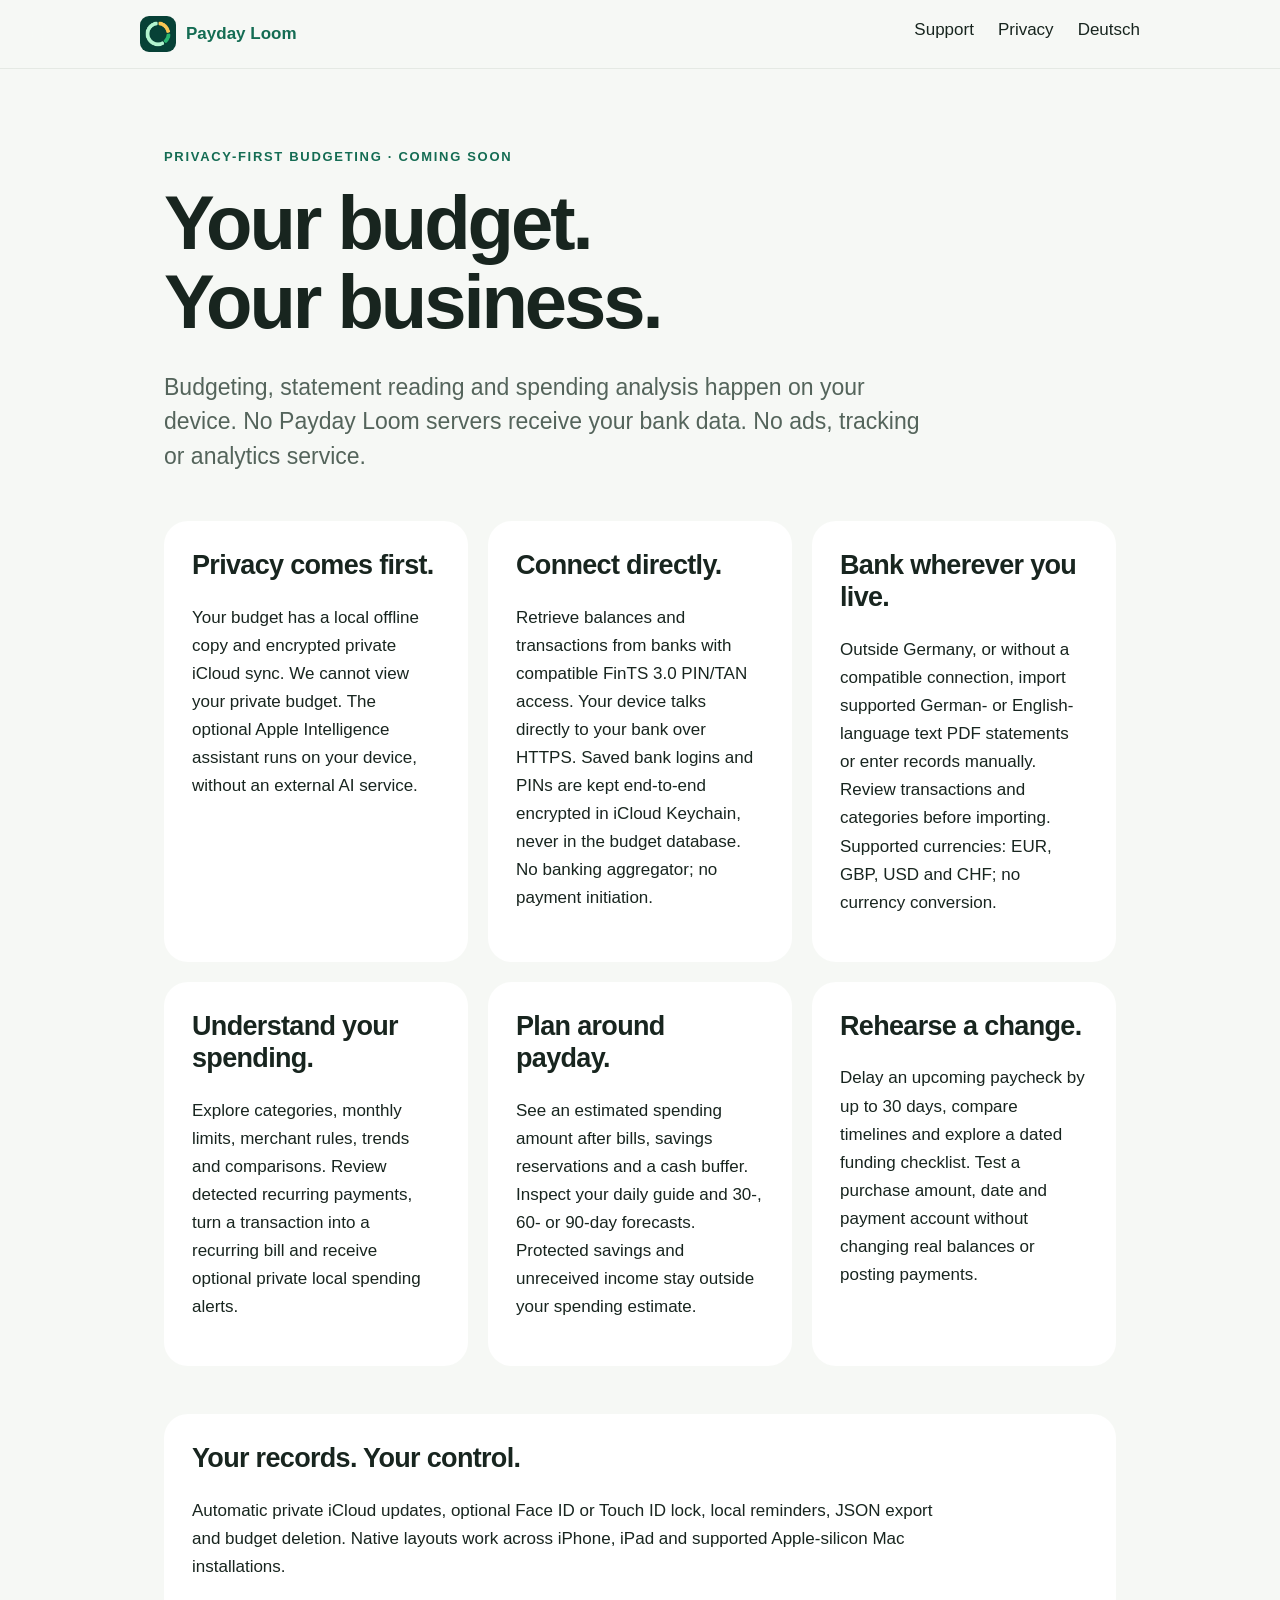
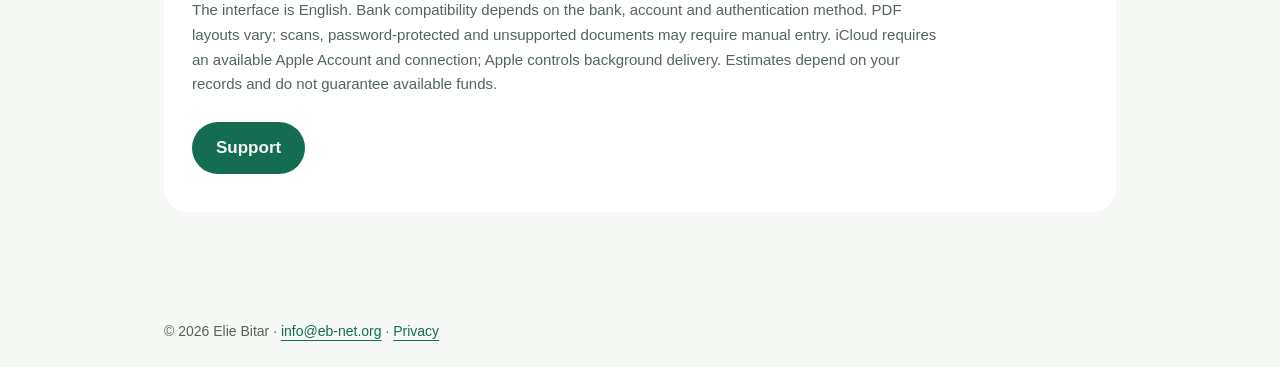
<file: index.html>
<!doctype html><html lang="en"><meta charset="utf-8"><meta name="viewport" content="width=device-width,initial-scale=1"><meta name="description" content="Payday Loom — private on-device budgeting, direct FinTS banks, statement import and manual records."><title>Payday Loom — Your budget stays yours</title><link rel="icon" href="app-icon.png"><link rel="stylesheet" href="site.css"><nav><a class="brand" href="index.html"><img src="app-icon.png" width="36" height="36" alt="">Payday Loom</a><div><a href="support.html">Support</a><a href="privacy.html">Privacy</a><a href="index-de.html">Deutsch</a></div></nav><main><p class="eyebrow">Privacy-first budgeting · Coming soon</p><h1>Your budget.<br>Your business.</h1><p class="lead">Budgeting, statement reading and spending analysis happen on your device. No Payday Loom servers receive your bank data. No ads, tracking or analytics service.</p><div class="grid"><article class="card"><h2>Privacy comes first.</h2><p>Your budget has a local offline copy and encrypted private iCloud sync. We cannot view your private budget. The optional Apple Intelligence assistant runs on your device, without an external AI service.</p></article><article class="card"><h2>Connect directly.</h2><p>Retrieve balances and transactions from banks with compatible FinTS 3.0 PIN/TAN access. Your device talks directly to your bank over HTTPS. Saved bank logins and PINs are kept end-to-end encrypted in iCloud Keychain, never in the budget database. No banking aggregator; no payment initiation.</p></article><article class="card"><h2>Bank wherever you live.</h2><p>Outside Germany, or without a compatible connection, import supported German- or English-language text PDF statements or enter records manually. Review transactions and categories before importing. Supported currencies: EUR, GBP, USD and CHF; no currency conversion.</p></article><article class="card"><h2>Understand your spending.</h2><p>Explore categories, monthly limits, merchant rules, trends and comparisons. Review detected recurring payments, turn a transaction into a recurring bill and receive optional private local spending alerts.</p></article><article class="card"><h2>Plan around payday.</h2><p>See an estimated spending amount after bills, savings reservations and a cash buffer. Inspect your daily guide and 30-, 60- or 90-day forecasts. Protected savings and unreceived income stay outside your spending estimate.</p></article><article class="card"><h2>Rehearse a change.</h2><p>Delay an upcoming paycheck by up to 30 days, compare timelines and explore a dated funding checklist. Test a purchase amount, date and payment account without changing real balances or posting payments.</p></article></div><section><h2>Your records. Your control.</h2><p>Automatic private iCloud updates, optional Face ID or Touch ID lock, local reminders, JSON export and budget deletion. Native layouts work across iPhone, iPad and supported Apple-silicon Mac installations.</p><p class="note">The interface is English. Bank compatibility depends on the bank, account and authentication method. PDF layouts vary; scans, password-protected and unsupported documents may require manual entry. iCloud requires an available Apple Account and connection; Apple controls background delivery. Estimates depend on your records and do not guarantee available funds.</p><a class="button" href="support.html">Support</a></section></main><footer>© 2026 Elie Bitar · <a href="mailto:info@eb-net.org">info@eb-net.org</a> · <a href="privacy.html">Privacy</a></footer></html>
</file>
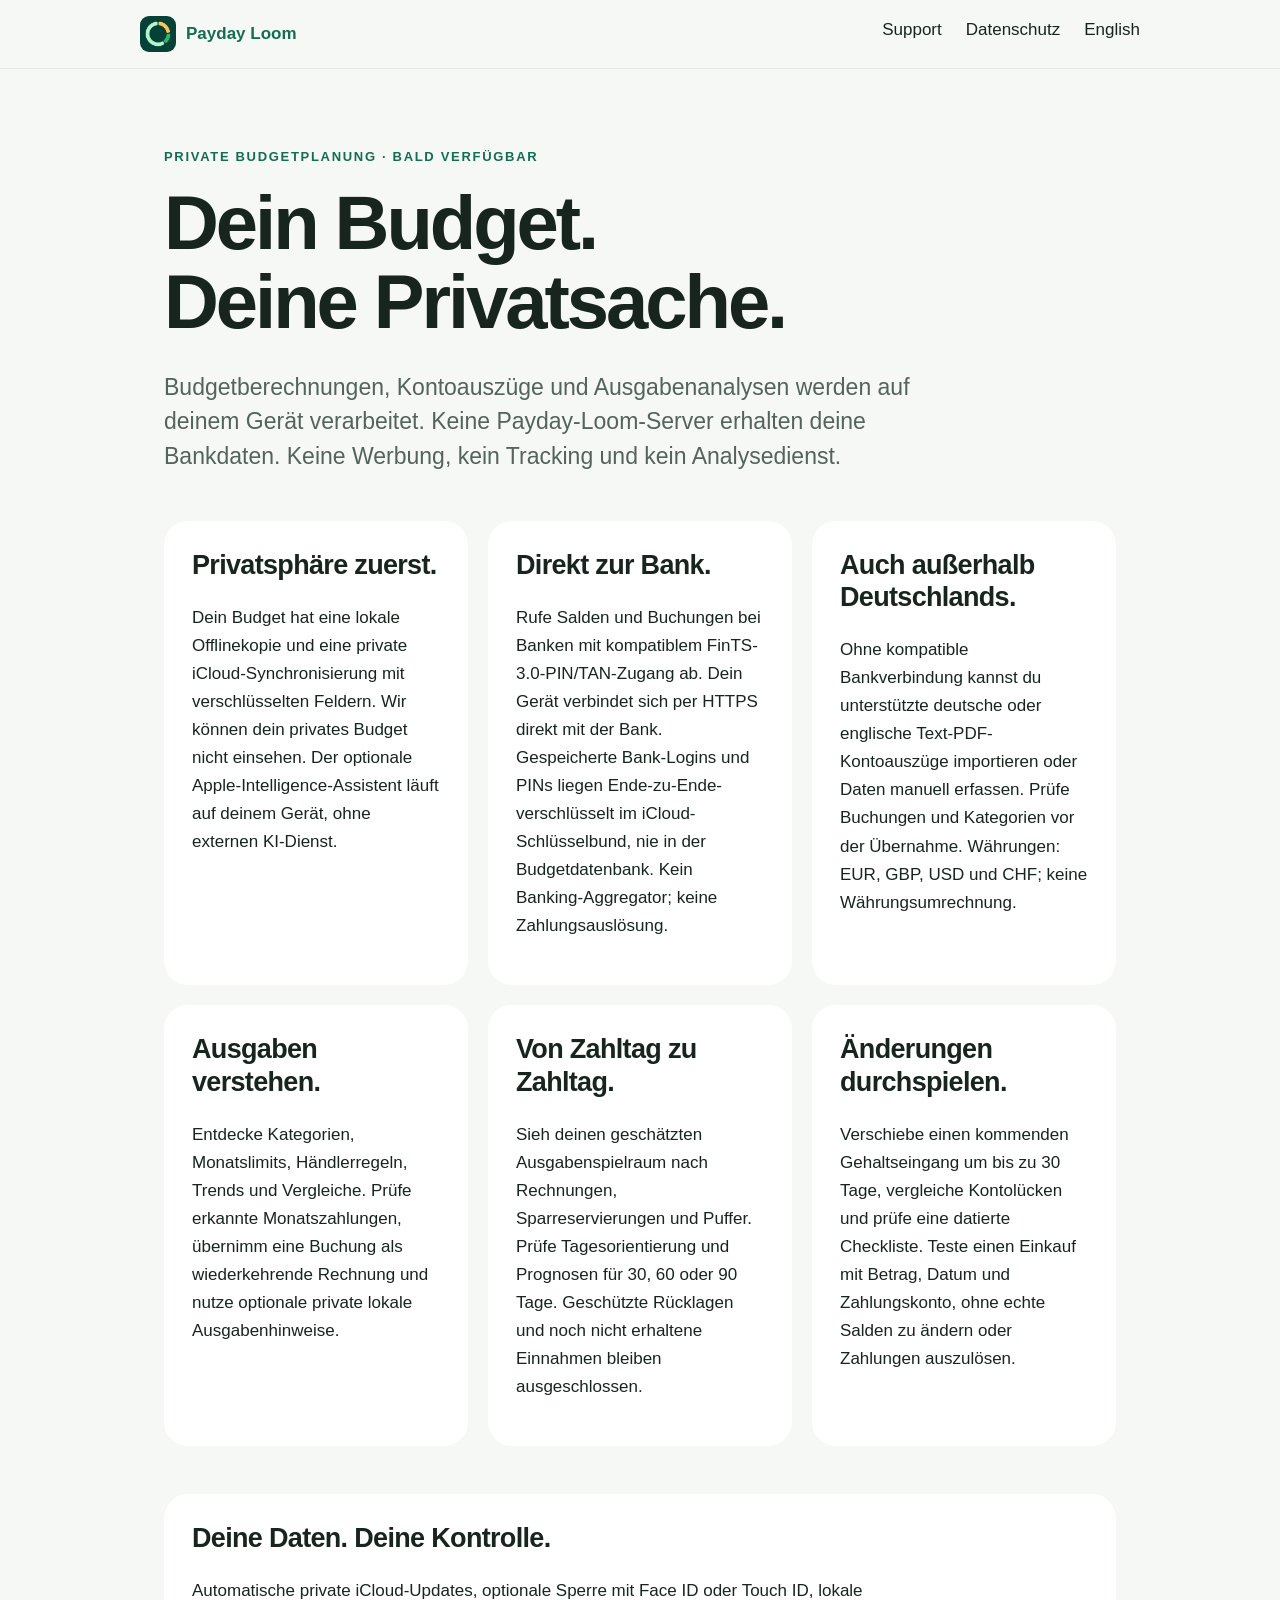
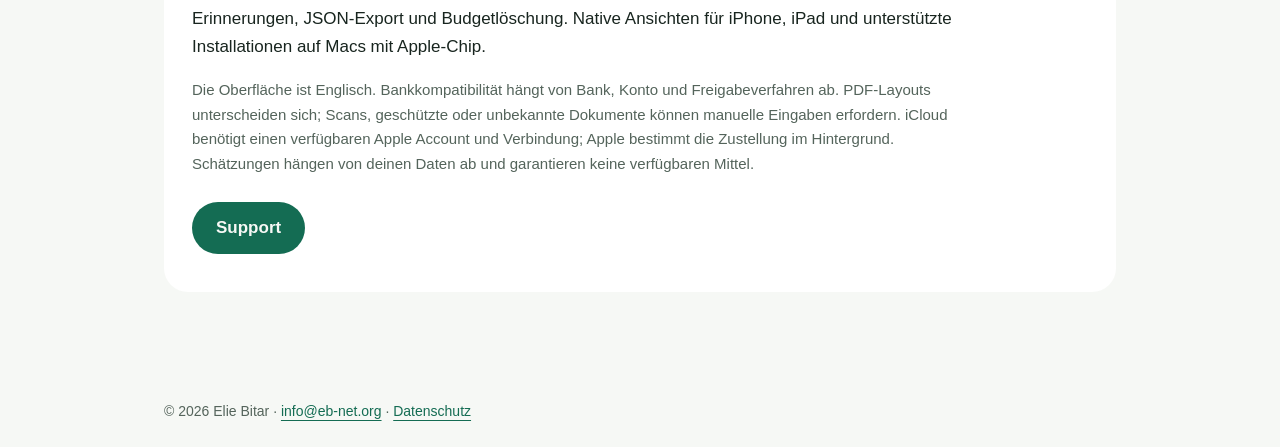
<file: index-de.html>
<!doctype html><html lang="de"><meta charset="utf-8"><meta name="viewport" content="width=device-width,initial-scale=1"><meta name="description" content="Payday Loom — private on-device budgeting, direct FinTS banks, statement import and manual records."><title>Payday Loom — Dein Budget bleibt privat</title><link rel="icon" href="app-icon.png"><link rel="stylesheet" href="site.css"><nav><a class="brand" href="index-de.html"><img src="app-icon.png" width="36" height="36" alt="">Payday Loom</a><div><a href="support-de.html">Support</a><a href="privacy-de.html">Datenschutz</a><a href="index.html">English</a></div></nav><main><p class="eyebrow">Private Budgetplanung · Bald verfügbar</p><h1>Dein Budget.<br>Deine Privatsache.</h1><p class="lead">Budgetberechnungen, Kontoauszüge und Ausgabenanalysen werden auf deinem Gerät verarbeitet. Keine Payday-Loom-Server erhalten deine Bankdaten. Keine Werbung, kein Tracking und kein Analysedienst.</p><div class="grid"><article class="card"><h2>Privatsphäre zuerst.</h2><p>Dein Budget hat eine lokale Offlinekopie und eine private iCloud-Synchronisierung mit verschlüsselten Feldern. Wir können dein privates Budget nicht einsehen. Der optionale Apple-Intelligence-Assistent läuft auf deinem Gerät, ohne externen KI-Dienst.</p></article><article class="card"><h2>Direkt zur Bank.</h2><p>Rufe Salden und Buchungen bei Banken mit kompatiblem FinTS-3.0-PIN/TAN-Zugang ab. Dein Gerät verbindet sich per HTTPS direkt mit der Bank. Gespeicherte Bank-Logins und PINs liegen Ende-zu-Ende-verschlüsselt im iCloud-Schlüsselbund, nie in der Budgetdatenbank. Kein Banking-Aggregator; keine Zahlungsauslösung.</p></article><article class="card"><h2>Auch außerhalb Deutschlands.</h2><p>Ohne kompatible Bankverbindung kannst du unterstützte deutsche oder englische Text-PDF-Kontoauszüge importieren oder Daten manuell erfassen. Prüfe Buchungen und Kategorien vor der Übernahme. Währungen: EUR, GBP, USD und CHF; keine Währungsumrechnung.</p></article><article class="card"><h2>Ausgaben verstehen.</h2><p>Entdecke Kategorien, Monatslimits, Händlerregeln, Trends und Vergleiche. Prüfe erkannte Monatszahlungen, übernimm eine Buchung als wiederkehrende Rechnung und nutze optionale private lokale Ausgabenhinweise.</p></article><article class="card"><h2>Von Zahltag zu Zahltag.</h2><p>Sieh deinen geschätzten Ausgabenspielraum nach Rechnungen, Sparreservierungen und Puffer. Prüfe Tagesorientierung und Prognosen für 30, 60 oder 90 Tage. Geschützte Rücklagen und noch nicht erhaltene Einnahmen bleiben ausgeschlossen.</p></article><article class="card"><h2>Änderungen durchspielen.</h2><p>Verschiebe einen kommenden Gehaltseingang um bis zu 30 Tage, vergleiche Kontolücken und prüfe eine datierte Checkliste. Teste einen Einkauf mit Betrag, Datum und Zahlungskonto, ohne echte Salden zu ändern oder Zahlungen auszulösen.</p></article></div><section><h2>Deine Daten. Deine Kontrolle.</h2><p>Automatische private iCloud-Updates, optionale Sperre mit Face ID oder Touch ID, lokale Erinnerungen, JSON-Export und Budgetlöschung. Native Ansichten für iPhone, iPad und unterstützte Installationen auf Macs mit Apple-Chip.</p><p class="note">Die Oberfläche ist Englisch. Bankkompatibilität hängt von Bank, Konto und Freigabeverfahren ab. PDF-Layouts unterscheiden sich; Scans, geschützte oder unbekannte Dokumente können manuelle Eingaben erfordern. iCloud benötigt einen verfügbaren Apple Account und Verbindung; Apple bestimmt die Zustellung im Hintergrund. Schätzungen hängen von deinen Daten ab und garantieren keine verfügbaren Mittel.</p><a class="button" href="support-de.html">Support</a></section></main><footer>© 2026 Elie Bitar · <a href="mailto:info@eb-net.org">info@eb-net.org</a> · <a href="privacy-de.html">Datenschutz</a></footer></html>
</file>
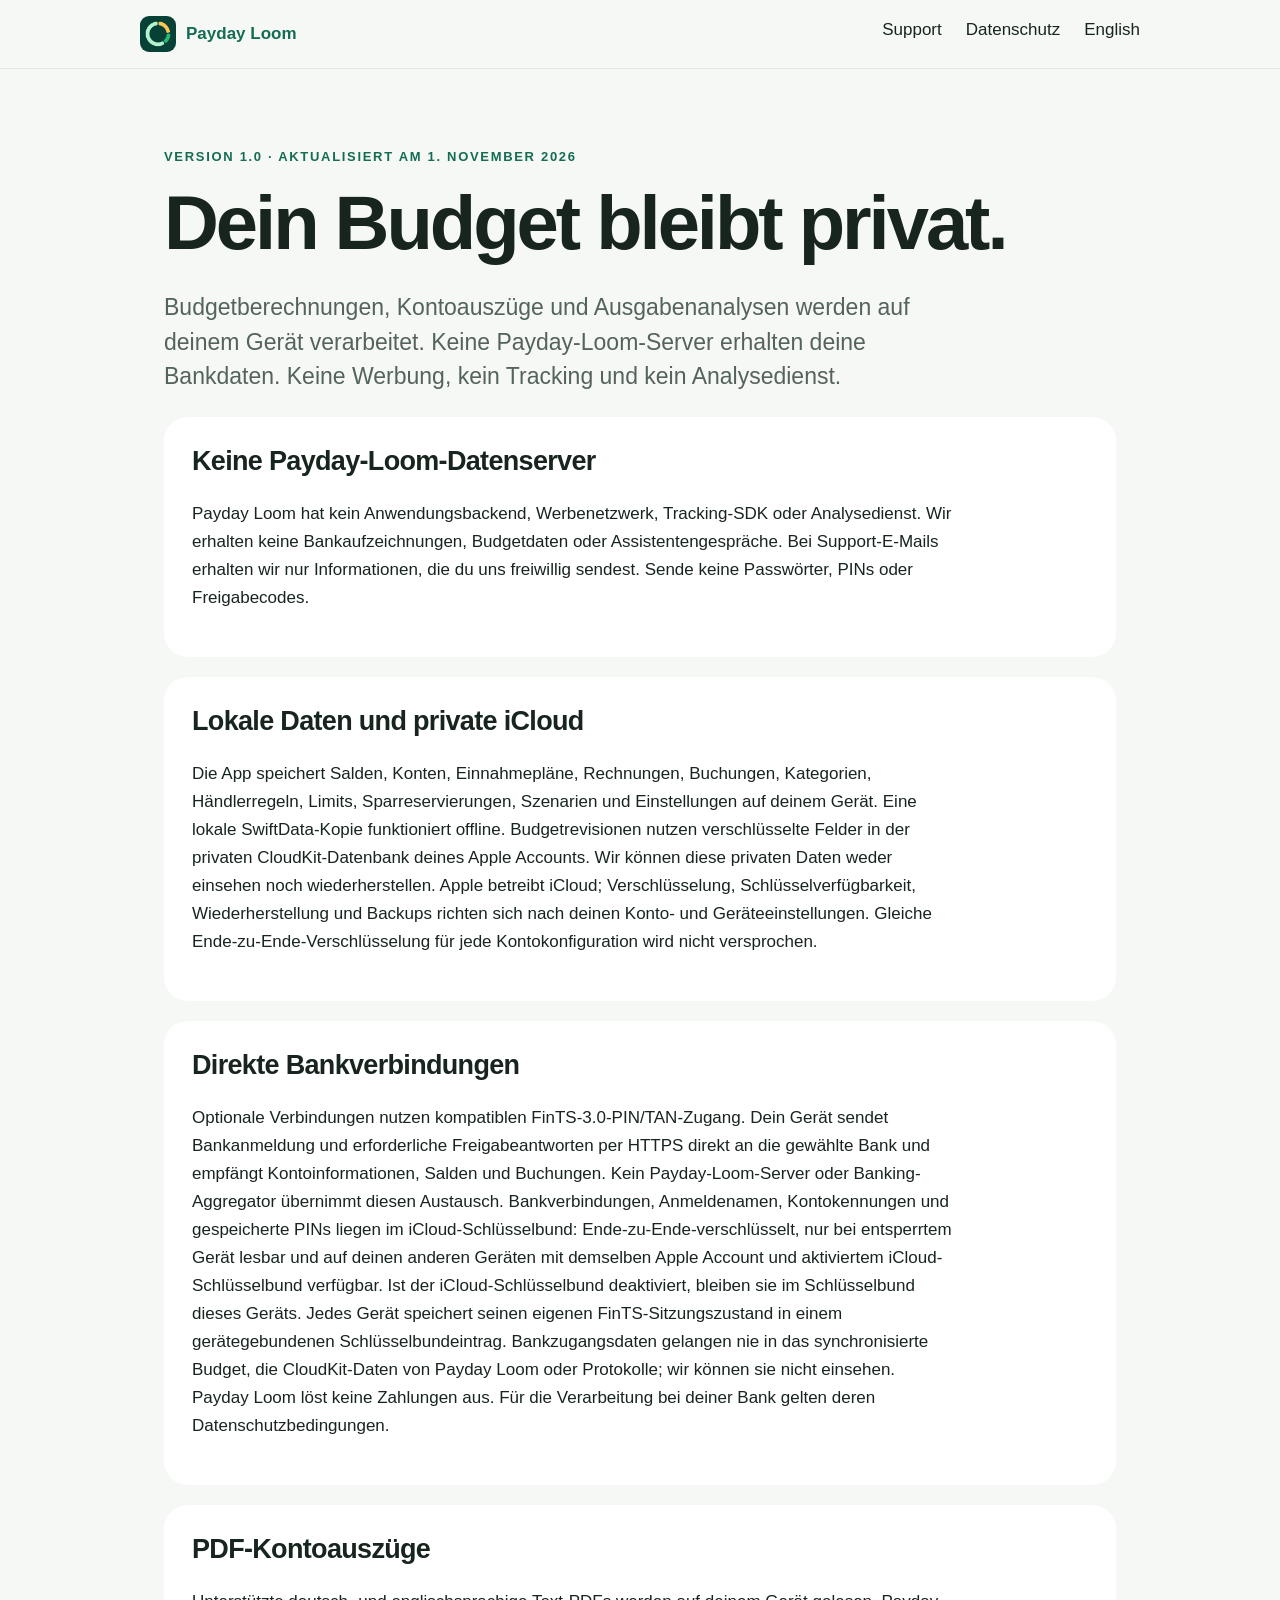
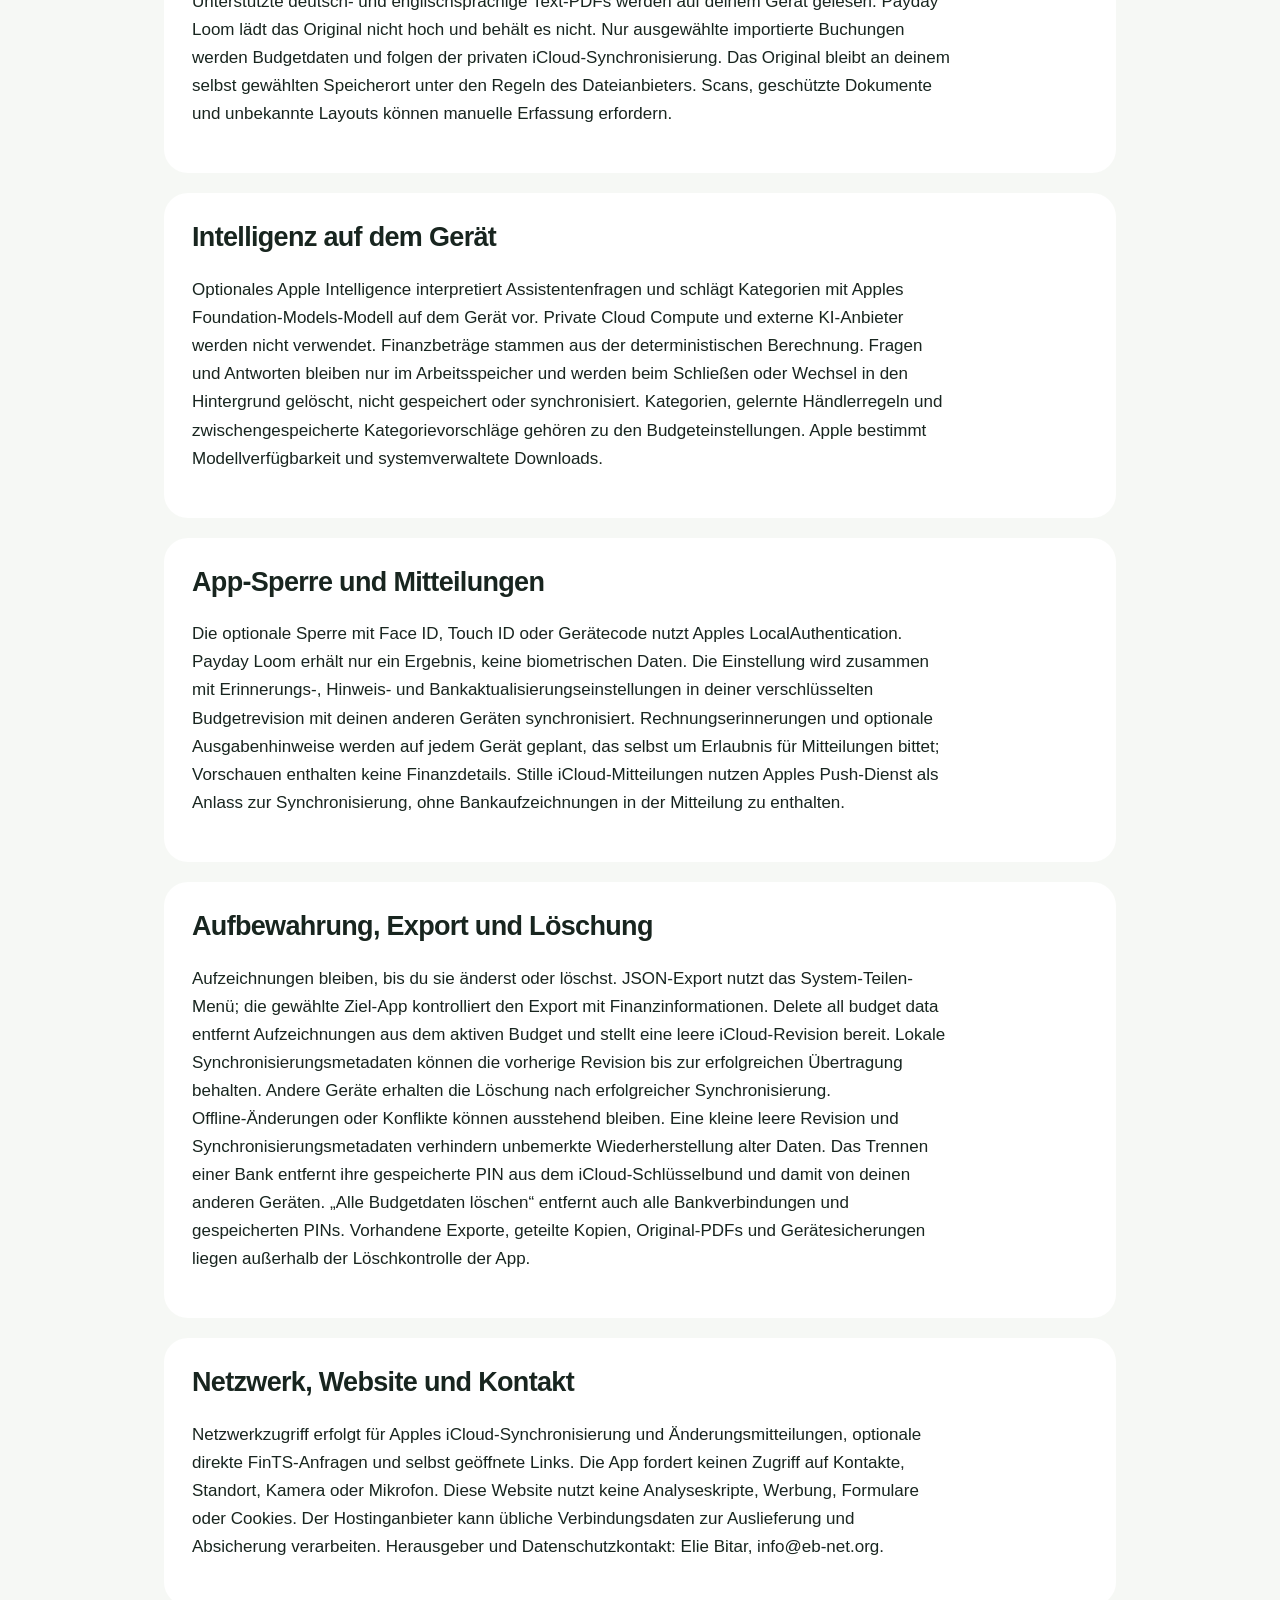
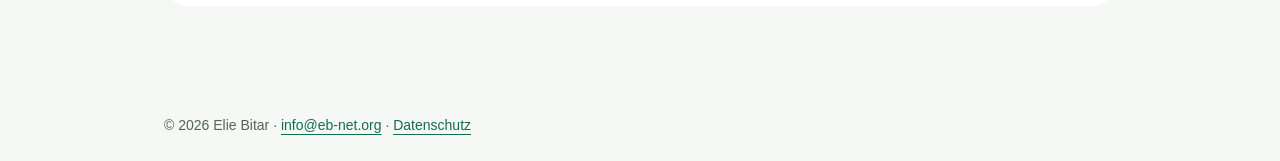
<file: privacy-de.html>
<!doctype html><html lang="de"><meta charset="utf-8"><meta name="viewport" content="width=device-width,initial-scale=1"><meta name="description" content="Payday Loom — private on-device budgeting, direct FinTS banks, statement import and manual records."><title>Payday Loom — Datenschutz</title><link rel="icon" href="app-icon.png"><link rel="stylesheet" href="site.css"><nav><a class="brand" href="index-de.html"><img src="app-icon.png" width="36" height="36" alt="">Payday Loom</a><div><a href="support-de.html">Support</a><a href="privacy-de.html">Datenschutz</a><a href="privacy.html">English</a></div></nav><main><p class="eyebrow">Version 1.0 · Aktualisiert am 1. November 2026</p><h1>Dein Budget bleibt privat.</h1><p class="lead">Budgetberechnungen, Kontoauszüge und Ausgabenanalysen werden auf deinem Gerät verarbeitet. Keine Payday-Loom-Server erhalten deine Bankdaten. Keine Werbung, kein Tracking und kein Analysedienst.</p><section><h2>Keine Payday-Loom-Datenserver</h2><p>Payday Loom hat kein Anwendungsbackend, Werbenetzwerk, Tracking-SDK oder Analysedienst. Wir erhalten keine Bankaufzeichnungen, Budgetdaten oder Assistentengespräche. Bei Support-E-Mails erhalten wir nur Informationen, die du uns freiwillig sendest. Sende keine Passwörter, PINs oder Freigabecodes.</p></section><section><h2>Lokale Daten und private iCloud</h2><p>Die App speichert Salden, Konten, Einnahmepläne, Rechnungen, Buchungen, Kategorien, Händlerregeln, Limits, Sparreservierungen, Szenarien und Einstellungen auf deinem Gerät. Eine lokale SwiftData-Kopie funktioniert offline. Budgetrevisionen nutzen verschlüsselte Felder in der privaten CloudKit-Datenbank deines Apple Accounts. Wir können diese privaten Daten weder einsehen noch wiederherstellen. Apple betreibt iCloud; Verschlüsselung, Schlüsselverfügbarkeit, Wiederherstellung und Backups richten sich nach deinen Konto- und Geräteeinstellungen. Gleiche Ende-zu-Ende-Verschlüsselung für jede Kontokonfiguration wird nicht versprochen.</p></section><section><h2>Direkte Bankverbindungen</h2><p>Optionale Verbindungen nutzen kompatiblen FinTS-3.0-PIN/TAN-Zugang. Dein Gerät sendet Bankanmeldung und erforderliche Freigabeantworten per HTTPS direkt an die gewählte Bank und empfängt Kontoinformationen, Salden und Buchungen. Kein Payday-Loom-Server oder Banking-Aggregator übernimmt diesen Austausch. Bankverbindungen, Anmeldenamen, Kontokennungen und gespeicherte PINs liegen im iCloud-Schlüsselbund: Ende-zu-Ende-verschlüsselt, nur bei entsperrtem Gerät lesbar und auf deinen anderen Geräten mit demselben Apple Account und aktiviertem iCloud-Schlüsselbund verfügbar. Ist der iCloud-Schlüsselbund deaktiviert, bleiben sie im Schlüsselbund dieses Geräts. Jedes Gerät speichert seinen eigenen FinTS-Sitzungszustand in einem gerätegebundenen Schlüsselbundeintrag. Bankzugangsdaten gelangen nie in das synchronisierte Budget, die CloudKit-Daten von Payday Loom oder Protokolle; wir können sie nicht einsehen. Payday Loom löst keine Zahlungen aus. Für die Verarbeitung bei deiner Bank gelten deren Datenschutzbedingungen.</p></section><section><h2>PDF-Kontoauszüge</h2><p>Unterstützte deutsch- und englischsprachige Text-PDFs werden auf deinem Gerät gelesen. Payday Loom lädt das Original nicht hoch und behält es nicht. Nur ausgewählte importierte Buchungen werden Budgetdaten und folgen der privaten iCloud-Synchronisierung. Das Original bleibt an deinem selbst gewählten Speicherort unter den Regeln des Dateianbieters. Scans, geschützte Dokumente und unbekannte Layouts können manuelle Erfassung erfordern.</p></section><section><h2>Intelligenz auf dem Gerät</h2><p>Optionales Apple Intelligence interpretiert Assistentenfragen und schlägt Kategorien mit Apples Foundation-Models-Modell auf dem Gerät vor. Private Cloud Compute und externe KI-Anbieter werden nicht verwendet. Finanzbeträge stammen aus der deterministischen Berechnung. Fragen und Antworten bleiben nur im Arbeitsspeicher und werden beim Schließen oder Wechsel in den Hintergrund gelöscht, nicht gespeichert oder synchronisiert. Kategorien, gelernte Händlerregeln und zwischengespeicherte Kategorievorschläge gehören zu den Budgeteinstellungen. Apple bestimmt Modellverfügbarkeit und systemverwaltete Downloads.</p></section><section><h2>App-Sperre und Mitteilungen</h2><p>Die optionale Sperre mit Face ID, Touch ID oder Gerätecode nutzt Apples LocalAuthentication. Payday Loom erhält nur ein Ergebnis, keine biometrischen Daten. Die Einstellung wird zusammen mit Erinnerungs-, Hinweis- und Bankaktualisierungseinstellungen in deiner verschlüsselten Budgetrevision mit deinen anderen Geräten synchronisiert. Rechnungserinnerungen und optionale Ausgabenhinweise werden auf jedem Gerät geplant, das selbst um Erlaubnis für Mitteilungen bittet; Vorschauen enthalten keine Finanzdetails. Stille iCloud-Mitteilungen nutzen Apples Push-Dienst als Anlass zur Synchronisierung, ohne Bankaufzeichnungen in der Mitteilung zu enthalten.</p></section><section><h2>Aufbewahrung, Export und Löschung</h2><p>Aufzeichnungen bleiben, bis du sie änderst oder löschst. JSON-Export nutzt das System-Teilen-Menü; die gewählte Ziel-App kontrolliert den Export mit Finanzinformationen. Delete all budget data entfernt Aufzeichnungen aus dem aktiven Budget und stellt eine leere iCloud-Revision bereit. Lokale Synchronisierungsmetadaten können die vorherige Revision bis zur erfolgreichen Übertragung behalten. Andere Geräte erhalten die Löschung nach erfolgreicher Synchronisierung. Offline-Änderungen oder Konflikte können ausstehend bleiben. Eine kleine leere Revision und Synchronisierungsmetadaten verhindern unbemerkte Wiederherstellung alter Daten. Das Trennen einer Bank entfernt ihre gespeicherte PIN aus dem iCloud-Schlüsselbund und damit von deinen anderen Geräten. „Alle Budgetdaten löschen“ entfernt auch alle Bankverbindungen und gespeicherten PINs. Vorhandene Exporte, geteilte Kopien, Original-PDFs und Gerätesicherungen liegen außerhalb der Löschkontrolle der App.</p></section><section><h2>Netzwerk, Website und Kontakt</h2><p>Netzwerkzugriff erfolgt für Apples iCloud-Synchronisierung und Änderungsmitteilungen, optionale direkte FinTS-Anfragen und selbst geöffnete Links. Die App fordert keinen Zugriff auf Kontakte, Standort, Kamera oder Mikrofon. Diese Website nutzt keine Analyseskripte, Werbung, Formulare oder Cookies. Der Hostinganbieter kann übliche Verbindungsdaten zur Auslieferung und Absicherung verarbeiten. Herausgeber und Datenschutzkontakt: Elie Bitar, info@eb-net.org.</p></section></main><footer>© 2026 Elie Bitar · <a href="mailto:info@eb-net.org">info@eb-net.org</a> · <a href="privacy-de.html">Datenschutz</a></footer></html>
</file>
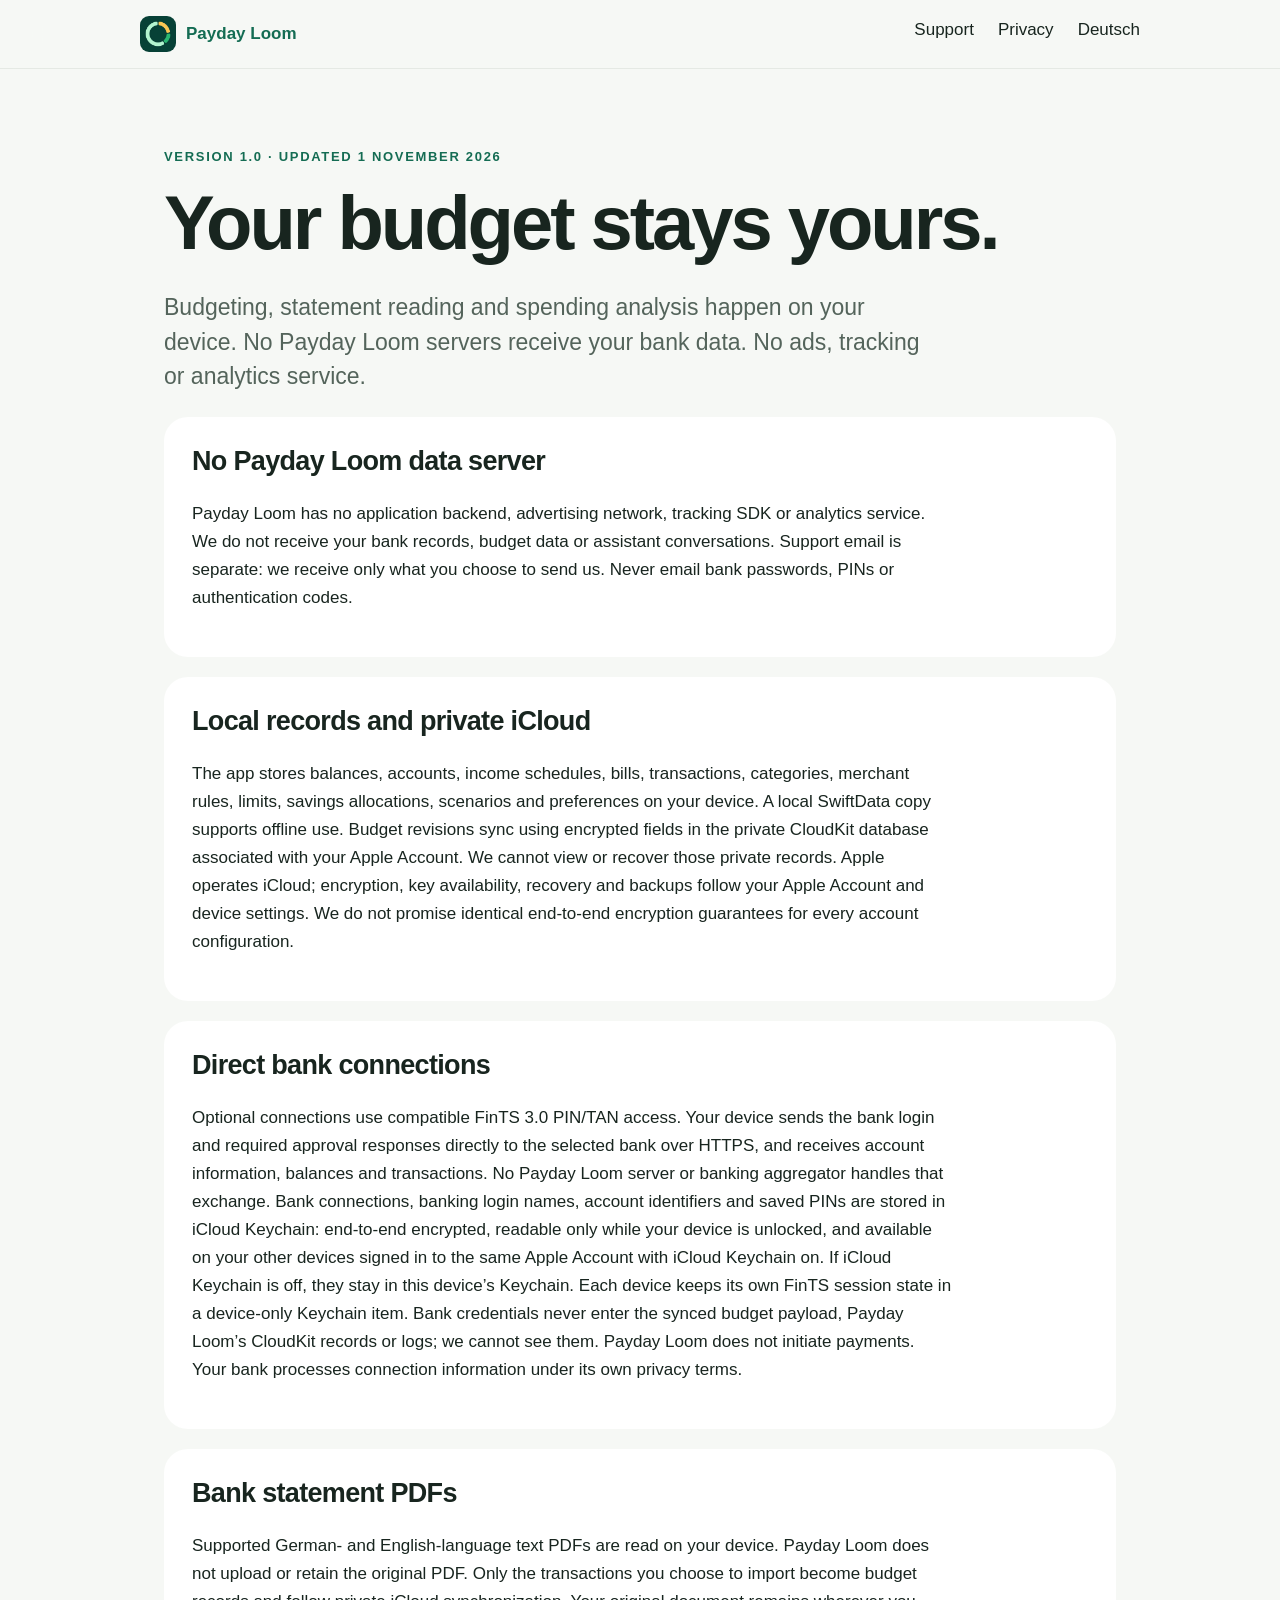
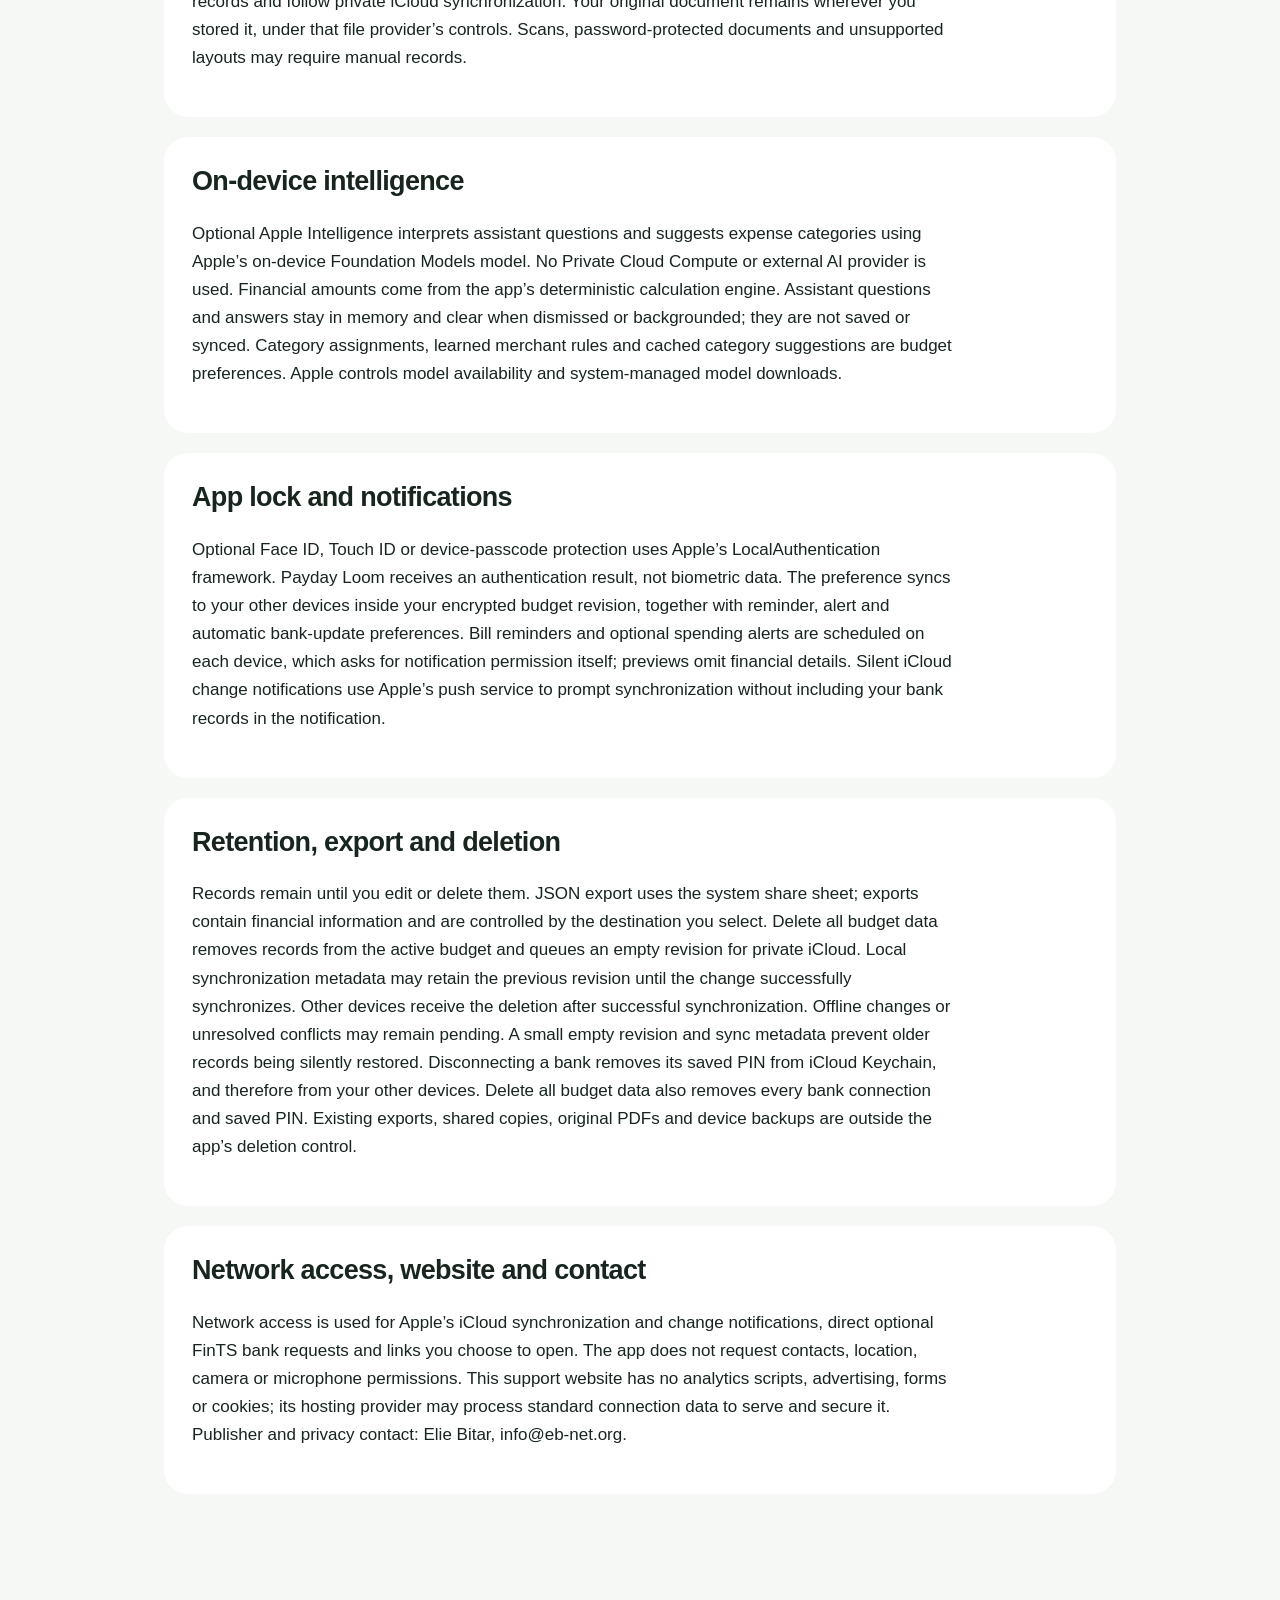
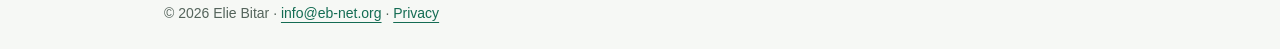
<file: privacy.html>
<!doctype html><html lang="en"><meta charset="utf-8"><meta name="viewport" content="width=device-width,initial-scale=1"><meta name="description" content="Payday Loom — private on-device budgeting, direct FinTS banks, statement import and manual records."><title>Payday Loom — Privacy</title><link rel="icon" href="app-icon.png"><link rel="stylesheet" href="site.css"><nav><a class="brand" href="index.html"><img src="app-icon.png" width="36" height="36" alt="">Payday Loom</a><div><a href="support.html">Support</a><a href="privacy.html">Privacy</a><a href="privacy-de.html">Deutsch</a></div></nav><main><p class="eyebrow">Version 1.0 · Updated 1 November 2026</p><h1>Your budget stays yours.</h1><p class="lead">Budgeting, statement reading and spending analysis happen on your device. No Payday Loom servers receive your bank data. No ads, tracking or analytics service.</p><section><h2>No Payday Loom data server</h2><p>Payday Loom has no application backend, advertising network, tracking SDK or analytics service. We do not receive your bank records, budget data or assistant conversations. Support email is separate: we receive only what you choose to send us. Never email bank passwords, PINs or authentication codes.</p></section><section><h2>Local records and private iCloud</h2><p>The app stores balances, accounts, income schedules, bills, transactions, categories, merchant rules, limits, savings allocations, scenarios and preferences on your device. A local SwiftData copy supports offline use. Budget revisions sync using encrypted fields in the private CloudKit database associated with your Apple Account. We cannot view or recover those private records. Apple operates iCloud; encryption, key availability, recovery and backups follow your Apple Account and device settings. We do not promise identical end-to-end encryption guarantees for every account configuration.</p></section><section><h2>Direct bank connections</h2><p>Optional connections use compatible FinTS 3.0 PIN/TAN access. Your device sends the bank login and required approval responses directly to the selected bank over HTTPS, and receives account information, balances and transactions. No Payday Loom server or banking aggregator handles that exchange. Bank connections, banking login names, account identifiers and saved PINs are stored in iCloud Keychain: end-to-end encrypted, readable only while your device is unlocked, and available on your other devices signed in to the same Apple Account with iCloud Keychain on. If iCloud Keychain is off, they stay in this device’s Keychain. Each device keeps its own FinTS session state in a device-only Keychain item. Bank credentials never enter the synced budget payload, Payday Loom’s CloudKit records or logs; we cannot see them. Payday Loom does not initiate payments. Your bank processes connection information under its own privacy terms.</p></section><section><h2>Bank statement PDFs</h2><p>Supported German- and English-language text PDFs are read on your device. Payday Loom does not upload or retain the original PDF. Only the transactions you choose to import become budget records and follow private iCloud synchronization. Your original document remains wherever you stored it, under that file provider’s controls. Scans, password-protected documents and unsupported layouts may require manual records.</p></section><section><h2>On-device intelligence</h2><p>Optional Apple Intelligence interprets assistant questions and suggests expense categories using Apple’s on-device Foundation Models model. No Private Cloud Compute or external AI provider is used. Financial amounts come from the app’s deterministic calculation engine. Assistant questions and answers stay in memory and clear when dismissed or backgrounded; they are not saved or synced. Category assignments, learned merchant rules and cached category suggestions are budget preferences. Apple controls model availability and system-managed model downloads.</p></section><section><h2>App lock and notifications</h2><p>Optional Face ID, Touch ID or device-passcode protection uses Apple’s LocalAuthentication framework. Payday Loom receives an authentication result, not biometric data. The preference syncs to your other devices inside your encrypted budget revision, together with reminder, alert and automatic bank-update preferences. Bill reminders and optional spending alerts are scheduled on each device, which asks for notification permission itself; previews omit financial details. Silent iCloud change notifications use Apple’s push service to prompt synchronization without including your bank records in the notification.</p></section><section><h2>Retention, export and deletion</h2><p>Records remain until you edit or delete them. JSON export uses the system share sheet; exports contain financial information and are controlled by the destination you select. Delete all budget data removes records from the active budget and queues an empty revision for private iCloud. Local synchronization metadata may retain the previous revision until the change successfully synchronizes. Other devices receive the deletion after successful synchronization. Offline changes or unresolved conflicts may remain pending. A small empty revision and sync metadata prevent older records being silently restored. Disconnecting a bank removes its saved PIN from iCloud Keychain, and therefore from your other devices. Delete all budget data also removes every bank connection and saved PIN. Existing exports, shared copies, original PDFs and device backups are outside the app’s deletion control.</p></section><section><h2>Network access, website and contact</h2><p>Network access is used for Apple’s iCloud synchronization and change notifications, direct optional FinTS bank requests and links you choose to open. The app does not request contacts, location, camera or microphone permissions. This support website has no analytics scripts, advertising, forms or cookies; its hosting provider may process standard connection data to serve and secure it. Publisher and privacy contact: Elie Bitar, info@eb-net.org.</p></section></main><footer>© 2026 Elie Bitar · <a href="mailto:info@eb-net.org">info@eb-net.org</a> · <a href="privacy.html">Privacy</a></footer></html>
</file>
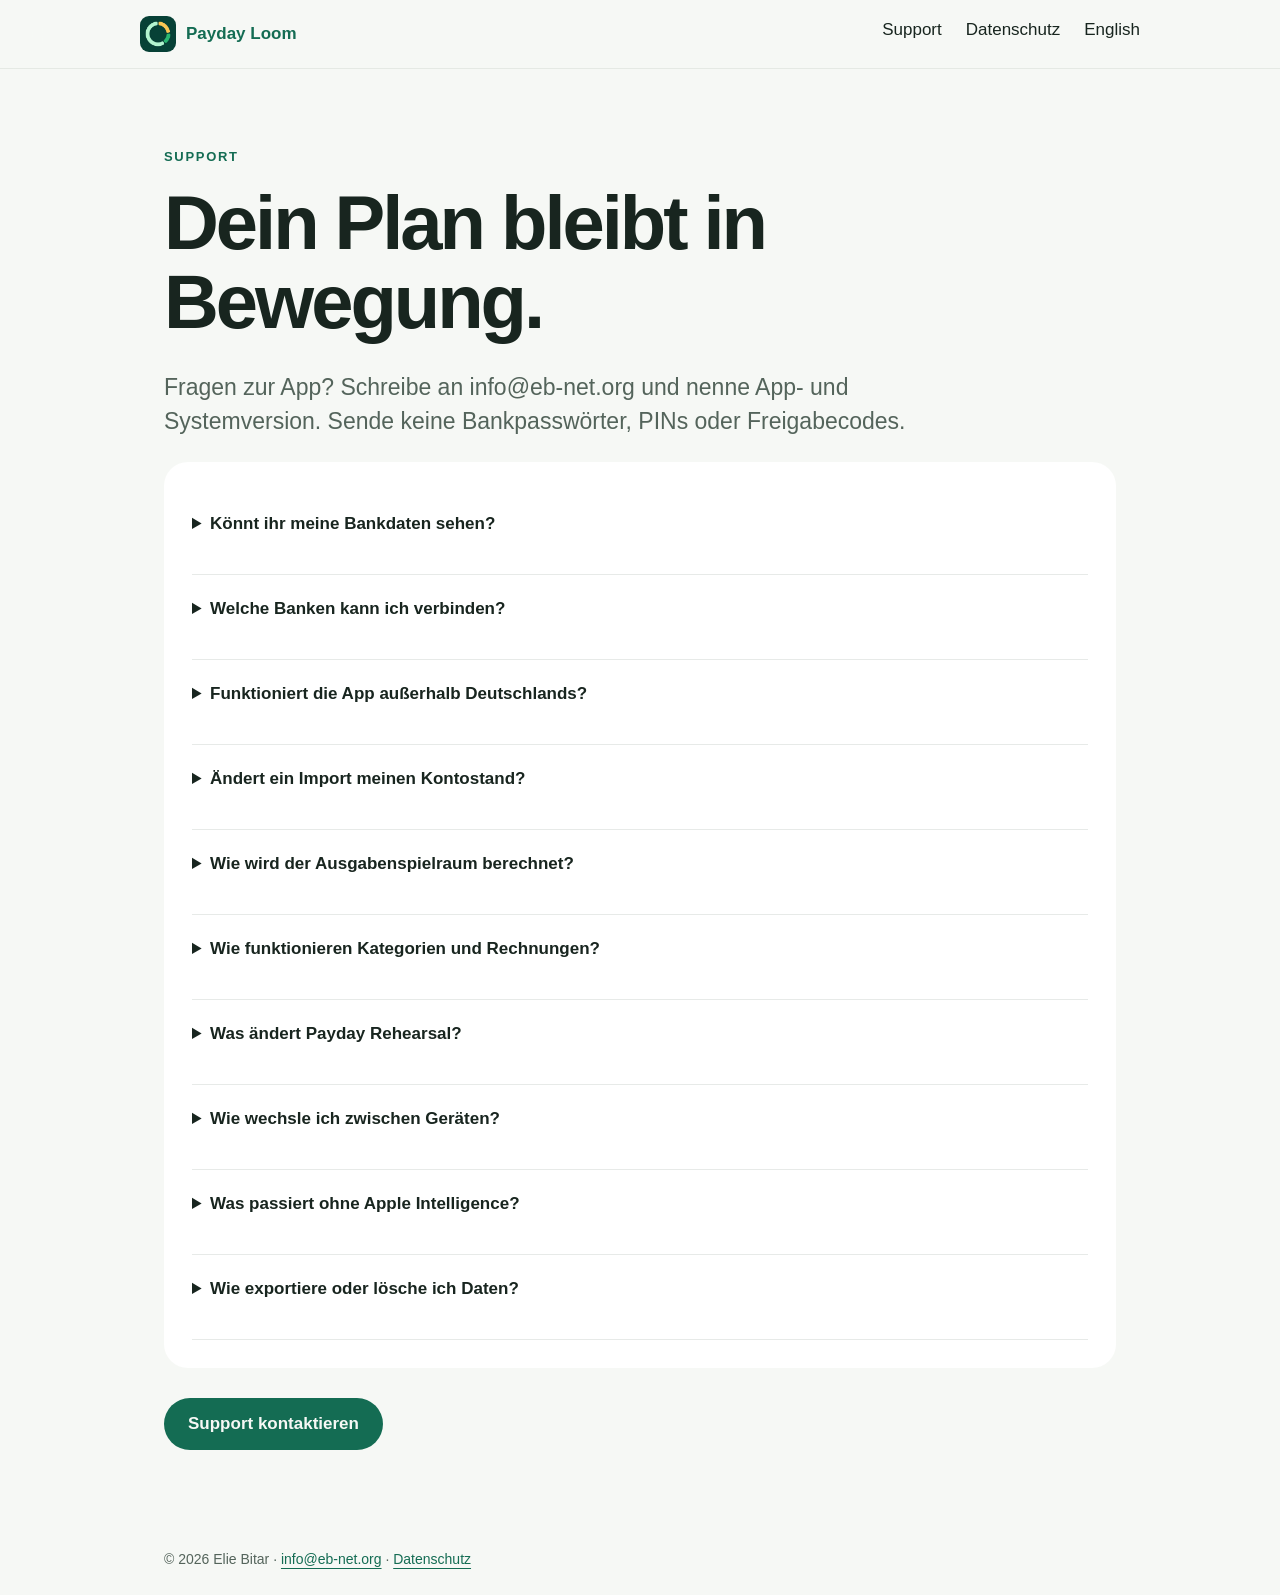
<file: support-de.html>
<!doctype html><html lang="de"><meta charset="utf-8"><meta name="viewport" content="width=device-width,initial-scale=1"><meta name="description" content="Payday Loom — private on-device budgeting, direct FinTS banks, statement import and manual records."><title>Payday Loom — Support</title><link rel="icon" href="app-icon.png"><link rel="stylesheet" href="site.css"><nav><a class="brand" href="index-de.html"><img src="app-icon.png" width="36" height="36" alt="">Payday Loom</a><div><a href="support-de.html">Support</a><a href="privacy-de.html">Datenschutz</a><a href="support.html">English</a></div></nav><main><p class="eyebrow">Support</p><h1>Dein Plan bleibt in Bewegung.</h1><p class="lead">Fragen zur App? Schreibe an info@eb-net.org und nenne App- und Systemversion. Sende keine Bankpasswörter, PINs oder Freigabecodes.</p><section><details><summary>Könnt ihr meine Bankdaten sehen?</summary><p>Keine Payday-Loom-Server erhalten deine Bankdaten. Berechnungen und PDF-Verarbeitung laufen auf deinem Gerät. Budgetdaten werden lokal gespeichert und mit verschlüsselten Feldern in deiner privaten iCloud-Datenbank synchronisiert, die wir nicht einsehen können. Apple betreibt iCloud gemäß deinen Kontoeinstellungen. Bei einer optionalen Bankverbindung kommuniziert dein Gerät direkt mit deiner Bank.</p></details><details><summary>Welche Banken kann ich verbinden?</summary><p>Das Verzeichnis enthält deutsche Banken mit FinTS-Zugang. Erforderlich sind kompatibler FinTS-3.0-PIN/TAN-Zugang und die von deiner Bank verlangte TAN oder App-Freigabe. Die Unterstützung hängt von Bank, Konto und Verfahren ab. Falls erforderlich, aktiviere den Finanzsoftware-Zugang bei deiner Bank. Payday Loom ruft Salden und Buchungen ab und löst keine Überweisungen oder Zahlungen aus.</p></details><details><summary>Funktioniert die App außerhalb Deutschlands?</summary><p>Ja. Die manuelle Budgetführung benötigt keine Bankverbindung. Importiere unterstützte deutsch- oder englischsprachige Text-PDF-Auszüge, prüfe erkannte Zeilen und wähle, was übernommen wird. Scans, geschützte PDFs und unbekannte Layouts können manuelle Eingaben erfordern. Unterstützt werden EUR, GBP, USD und CHF ohne Umrechnung. Die Oberfläche ist Englisch.</p></details><details><summary>Ändert ein Import meinen Kontostand?</summary><p>Importierte Historie wird zu den Ausgabenaufzeichnungen hinzugefügt, ohne erneut vom aktuellen Saldo abgezogen zu werden. Prüfe Datum, Betrag, Richtung, Kategorie und mögliche Duplikate. Original-PDFs werden auf dem Gerät verarbeitet und von Payday Loom weder hochgeladen noch behalten.</p></details><details><summary>Wie wird der Ausgabenspielraum berechnet?</summary><p>Die App prüft verfügbare Salden, Rechnungen, Sparreservierungen und Puffer bis zum nächsten Zahltag. Erwartete Einnahmen zählen erst nach Bestätigung des Eingangs. Entscheidend sind der niedrigste prognostizierte Saldo und die Zahlungsverpflichtungen jedes Kontos. Halte Salden und Pläne aktuell; Schätzungen sind keine Garantie.</p></details><details><summary>Wie funktionieren Kategorien und Rechnungen?</summary><p>Unter Spending findest du Kategorien, Händlerauswertungen und Monatslimits. Korrigiere Kategorien und speichere optional Händlerregeln. Prüfe erkannte Monatszahlungen oder wähle Add to recurring bills in den Buchungsdetails. Bestätige Betrag, Datum und Konto. Ein zweiter gleicher Zahlungsplan kann Geld doppelt reservieren.</p></details><details><summary>Was ändert Payday Rehearsal?</summary><p>Nur die Simulation. Verschiebe eine kommende Einnahme um bis zu 30 Tage, vergleiche Kontolücken und prüfe eine datierte Checkliste. Echte Salden, Rechnungen und Buchungen bleiben unverändert. Auch Einkaufsszenarien verändern keine tatsächlichen Aufzeichnungen.</p></details><details><summary>Wie wechsle ich zwischen Geräten?</summary><p>Verwende denselben Apple Account und aktualisiere beide Geräte. Kategorien, Limits, Pläne, Budgetdaten und App-Einstellungen werden automatisch privat über iCloud synchronisiert; Bankverbindungen und gespeicherte Logins über den iCloud-Schlüsselbund. Die App prüft beim Öffnen, während der Nutzung und nach iCloud-Mitteilungen. Offline-Änderungen werden bei Verbindung erneut übertragen. Apple bestimmt die Hintergrundzustellung. Prüfe den Status unter Settings oder tippe auf „Sync with iCloud now“ (oder ziehe auf Home oder Budget nach unten), um manuell zu synchronisieren. Dieselbe Bankaktualisierung auf zwei Geräten wird automatisch zusammengeführt; nur widersprüchliche manuelle Änderungen erfordern eine Auswahl; exportiere vor dem Ersetzen einer Kopie. Lösche keine App mit ungesicherten Änderungen.</p></details><details><summary>Was passiert ohne Apple Intelligence?</summary><p>Assistent und optionale KI-Kategorievorschläge benötigen kompatible Hardware, aktiviertes Apple Intelligence und ein verfügbares Modell auf dem Gerät. Manuelle Planung, Händlerregeln, Import, Prognosen und Berechnungsdetails funktionieren auch ohne KI. Ein externer KI-Dienst wird nicht verwendet.</p></details><details><summary>Wie exportiere oder lösche ich Daten?</summary><p>Unter Settings kannst du einen JSON-Export vorbereiten oder Budgetdaten löschen. Die Löschung erreicht iCloud und andere Geräte nach erfolgreicher Synchronisierung. Offline-Änderungen oder Konflikte bleiben gegebenenfalls ausstehend. Das Trennen einer Bank entfernt ihre gespeicherte PIN von allen deinen Geräten. Exporte, geteilte Kopien und Gerätesicherungen verwaltest du selbst.</p></details></section><a class="button" href="mailto:info@eb-net.org">Support kontaktieren</a></main><footer>© 2026 Elie Bitar · <a href="mailto:info@eb-net.org">info@eb-net.org</a> · <a href="privacy-de.html">Datenschutz</a></footer></html>
</file>
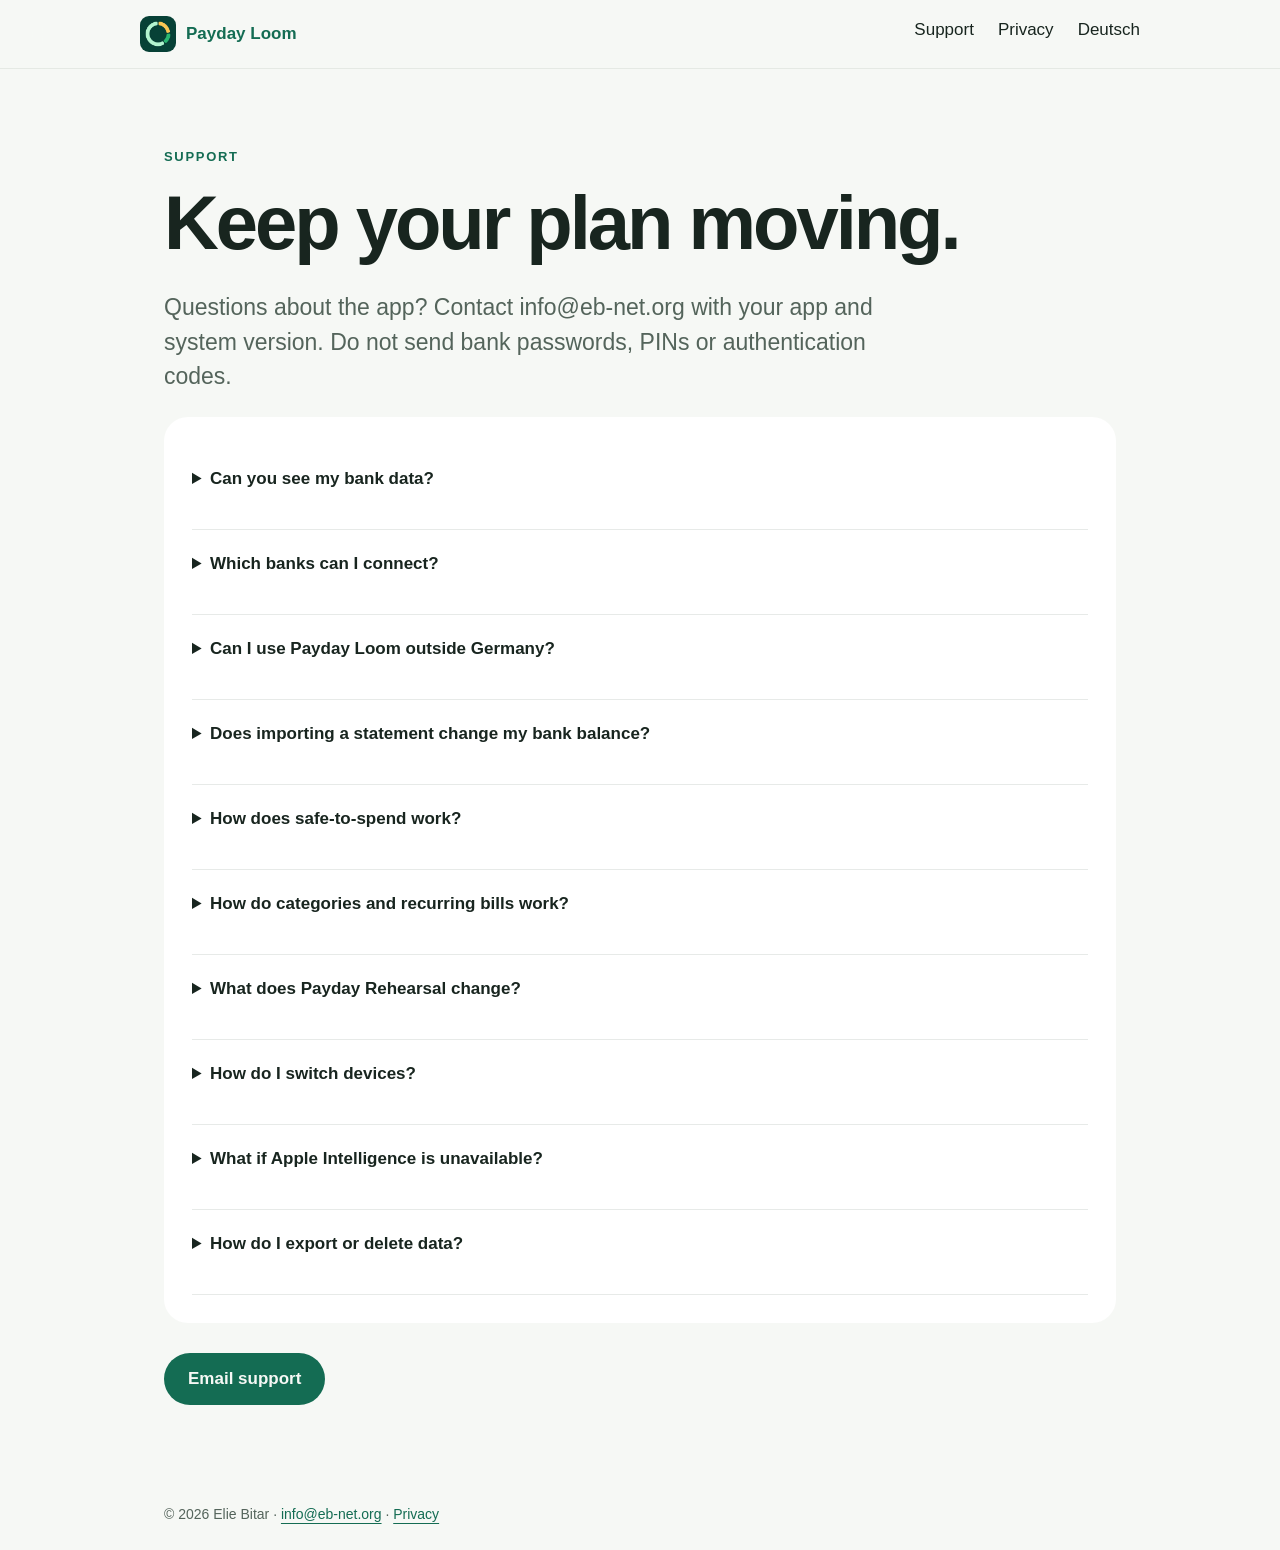
<file: support.html>
<!doctype html><html lang="en"><meta charset="utf-8"><meta name="viewport" content="width=device-width,initial-scale=1"><meta name="description" content="Payday Loom — private on-device budgeting, direct FinTS banks, statement import and manual records."><title>Payday Loom — Support</title><link rel="icon" href="app-icon.png"><link rel="stylesheet" href="site.css"><nav><a class="brand" href="index.html"><img src="app-icon.png" width="36" height="36" alt="">Payday Loom</a><div><a href="support.html">Support</a><a href="privacy.html">Privacy</a><a href="support-de.html">Deutsch</a></div></nav><main><p class="eyebrow">Support</p><h1>Keep your plan moving.</h1><p class="lead">Questions about the app? Contact info@eb-net.org with your app and system version. Do not send bank passwords, PINs or authentication codes.</p><section><details><summary>Can you see my bank data?</summary><p>No Payday Loom backend receives your bank data. Calculations and PDF reading run on your device. Budget records are stored locally and sync using encrypted fields in your private iCloud database, which we cannot view. Apple operates iCloud under your account settings. If you choose a bank connection, your device communicates directly with that bank.</p></details><details><summary>Which banks can I connect?</summary><p>The app lists German banks offering FinTS access. Connections require compatible FinTS 3.0 PIN/TAN access and your bank’s required TAN or banking-app approval. Support varies by bank, account and authentication method. Enable financial-software access with your bank when required. Payday Loom retrieves balances and transactions; it does not initiate transfers or payments.</p></details><details><summary>Can I use Payday Loom outside Germany?</summary><p>Yes. You can use manual records without a bank connection. Import supported German- or English-language text PDF statements, review the extracted rows and choose what to keep. Scans, password-protected PDFs and unfamiliar layouts may require manual entry. The app supports EUR, GBP, USD and CHF, without currency conversion. Its interface is English.</p></details><details><summary>Does importing a statement change my bank balance?</summary><p>Imported history is added to your spending records without deducting it from your current balance again. Review detected dates, amounts, directions, categories and duplicates before importing. Original PDFs are processed on the device and are not uploaded or retained by Payday Loom.</p></details><details><summary>How does safe-to-spend work?</summary><p>The app checks available account balances, bills, savings reservations and your cash buffer through the next payday. Expected income is excluded until received. The lowest projected balance and each payment account’s ability to cover its own obligations matter. Keep balances and schedules current; estimates are not a guarantee.</p></details><details><summary>How do categories and recurring bills work?</summary><p>Open Spending for categories, merchant breakdowns and monthly limits. Correct a transaction’s category and optionally remember a merchant rule. Review detected monthly payments or use Add to recurring bills in transaction details. Confirm the amount, date and account; adding a second matching schedule may reserve money twice.</p></details><details><summary>What does Payday Rehearsal change?</summary><p>Only the simulation. Delay an upcoming paycheck by up to 30 days, compare account-level gaps and explore a dated funding checklist. Actual balances, bills and transactions remain unchanged. Purchase scenarios also leave real records unchanged.</p></details><details><summary>How do I switch devices?</summary><p>Use the same Apple Account and update both devices. Categories, limits, schedules, other budget records and app settings sync automatically through private iCloud; bank connections and saved logins sync through iCloud Keychain. The app checks when opened, while active and after iCloud change notifications; offline changes retry when connected. Apple controls background notification delivery. Check Settings for sync status, or tap Sync with iCloud now (or pull down on Home or Budget) to sync manually. The same bank refresh on two devices merges automatically; only conflicting manual edits need review; export before replacing a budget copy. Do not delete an app with unsynced changes.</p></details><details><summary>What if Apple Intelligence is unavailable?</summary><p>The assistant and optional AI category suggestions require compatible hardware, enabled Apple Intelligence and an available on-device model. Manual budgeting, merchant rules, imports, forecasts and calculation breakdowns work without AI. No external AI service is used.</p></details><details><summary>How do I export or delete data?</summary><p>Use Settings to prepare a JSON export or delete budget data. Deletion reaches private iCloud and other devices after a successful sync. Offline or conflicting changes remain pending. Disconnecting a bank removes its saved PIN from all your devices. Exported files, copies you share and device backups remain under your control.</p></details></section><a class="button" href="mailto:info@eb-net.org">Email support</a></main><footer>© 2026 Elie Bitar · <a href="mailto:info@eb-net.org">info@eb-net.org</a> · <a href="privacy.html">Privacy</a></footer></html>
</file>
<file: site.css>
:root{color-scheme:light dark;--bg:#f6f8f5;--card:#fff;--ink:#18251f;--muted:#54645b;--accent:#146c53}*{box-sizing:border-box}body{margin:0;background:var(--bg);color:var(--ink);font:17px/1.65 -apple-system,BlinkMacSystemFont,"Segoe UI",sans-serif}nav{position:sticky;top:0;display:flex;justify-content:space-between;gap:20px;padding:16px max(20px,calc((100vw - 1000px)/2));backdrop-filter:blur(20px);background:color-mix(in srgb,var(--bg) 85%,transparent);border-bottom:1px solid #80908625}nav a{text-decoration:none;color:var(--ink)}nav div{display:flex;gap:24px}.brand{font-weight:750;color:var(--accent)}main{max-width:1000px;margin:auto;padding:64px 24px}h1{font-size:clamp(40px,7vw,76px);line-height:1.04;letter-spacing:-.04em;max-width:850px;margin:16px 0 28px}h2{font-size:27px;line-height:1.2;letter-spacing:-.025em;margin-top:0}p{max-width:760px}.lead{font-size:23px;line-height:1.5;color:var(--muted)}.eyebrow{font-size:13px;font-weight:700;letter-spacing:.13em;text-transform:uppercase;color:var(--accent)}.grid{display:grid;grid-template-columns:repeat(auto-fit,minmax(250px,1fr));gap:20px;margin:48px 0}section,.card{background:var(--card);border-radius:24px;padding:28px;margin:20px 0}.grid .card{margin:0}a{color:var(--accent);text-underline-offset:4px}.button{display:inline-block;background:var(--accent);color:var(--bg);padding:12px 24px;border-radius:999px;text-decoration:none;font-weight:650;margin:10px 0}details{padding:20px 0;border-bottom:1px solid #80908630}summary{cursor:pointer;font-weight:650;min-height:44px}footer{max-width:1000px;margin:auto;padding:24px;color:var(--muted);font-size:14px}.note{color:var(--muted);font-size:15px}li{margin:8px 0}@media(prefers-color-scheme:dark){:root{--bg:#0e1712;--card:#1b2720;--ink:#ecf5ee;--muted:#b6c8bc;--accent:#85ddaf}}@media(max-width:560px){nav{flex-direction:column;gap:4px}main{padding-top:40px}section{padding:22px}}

.brand{display:inline-flex;align-items:center;gap:10px}.brand img{border-radius:9px;flex-shrink:0}
</file>
